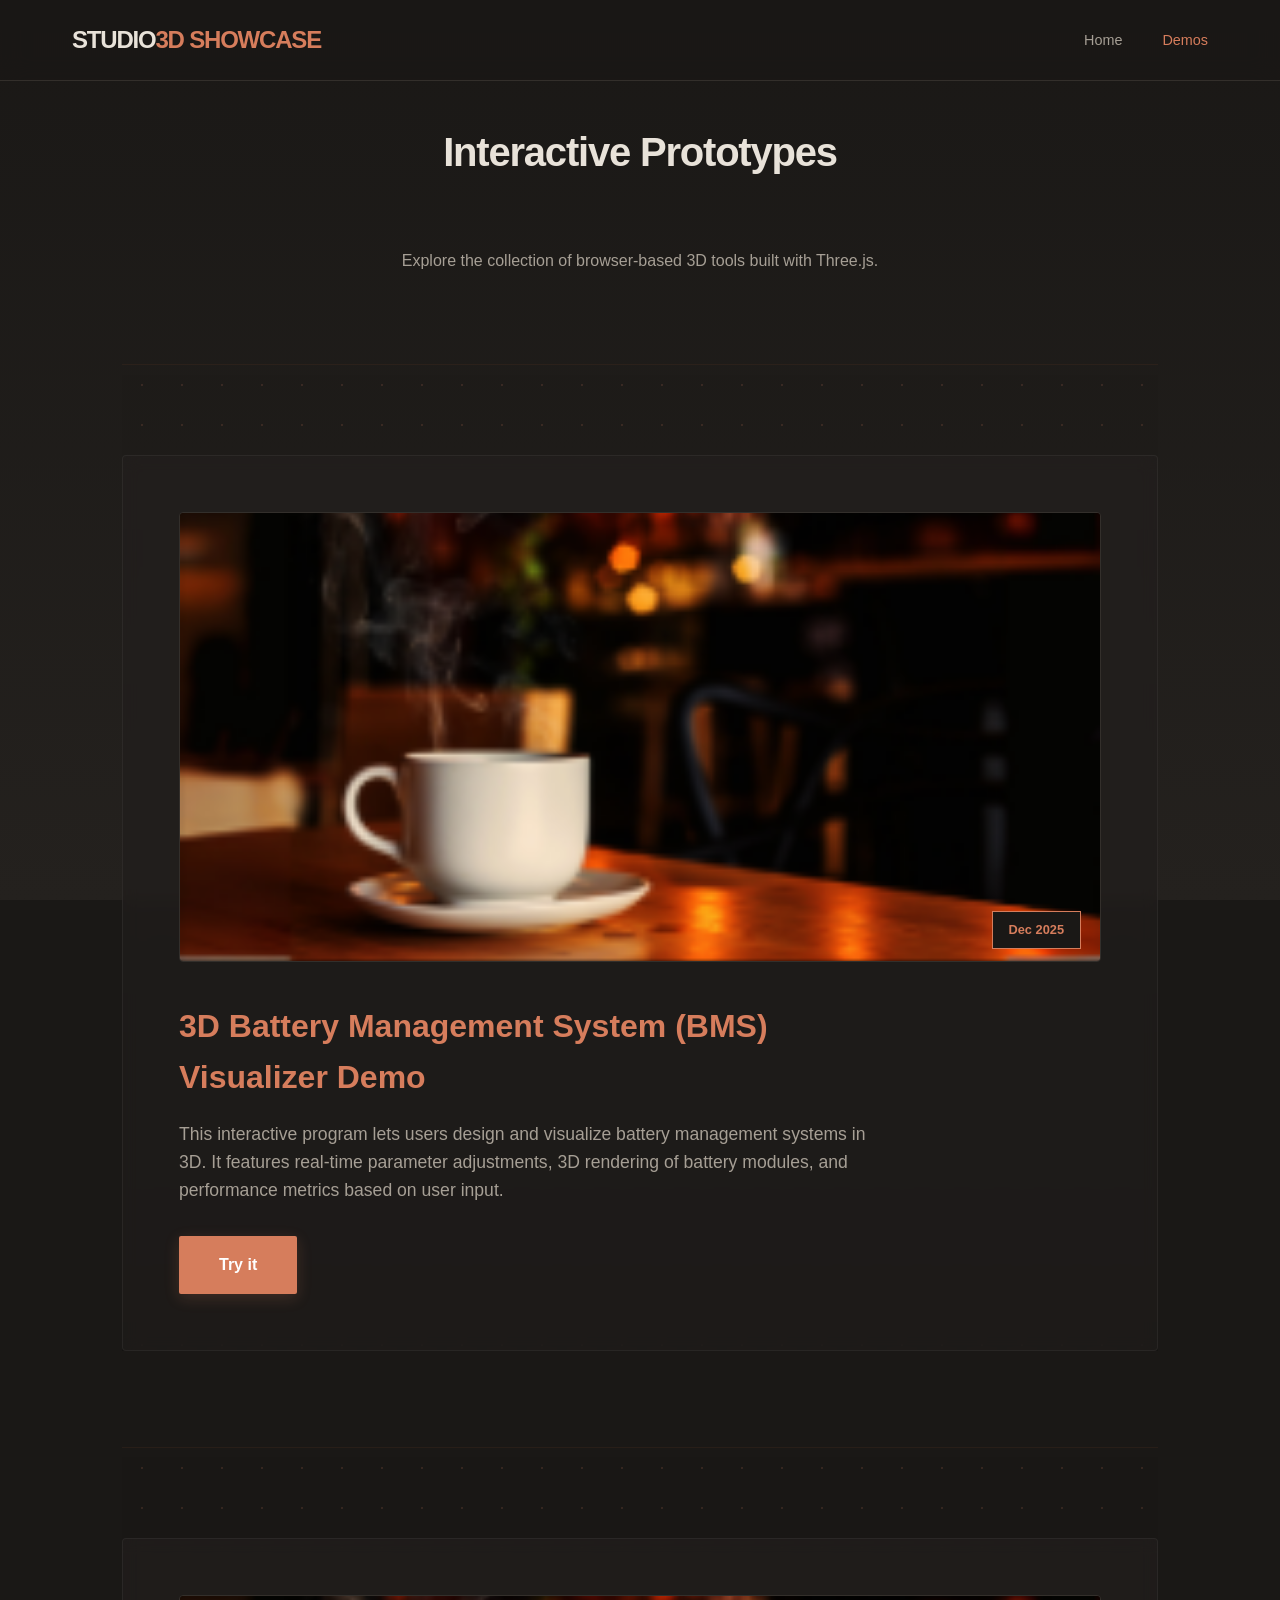
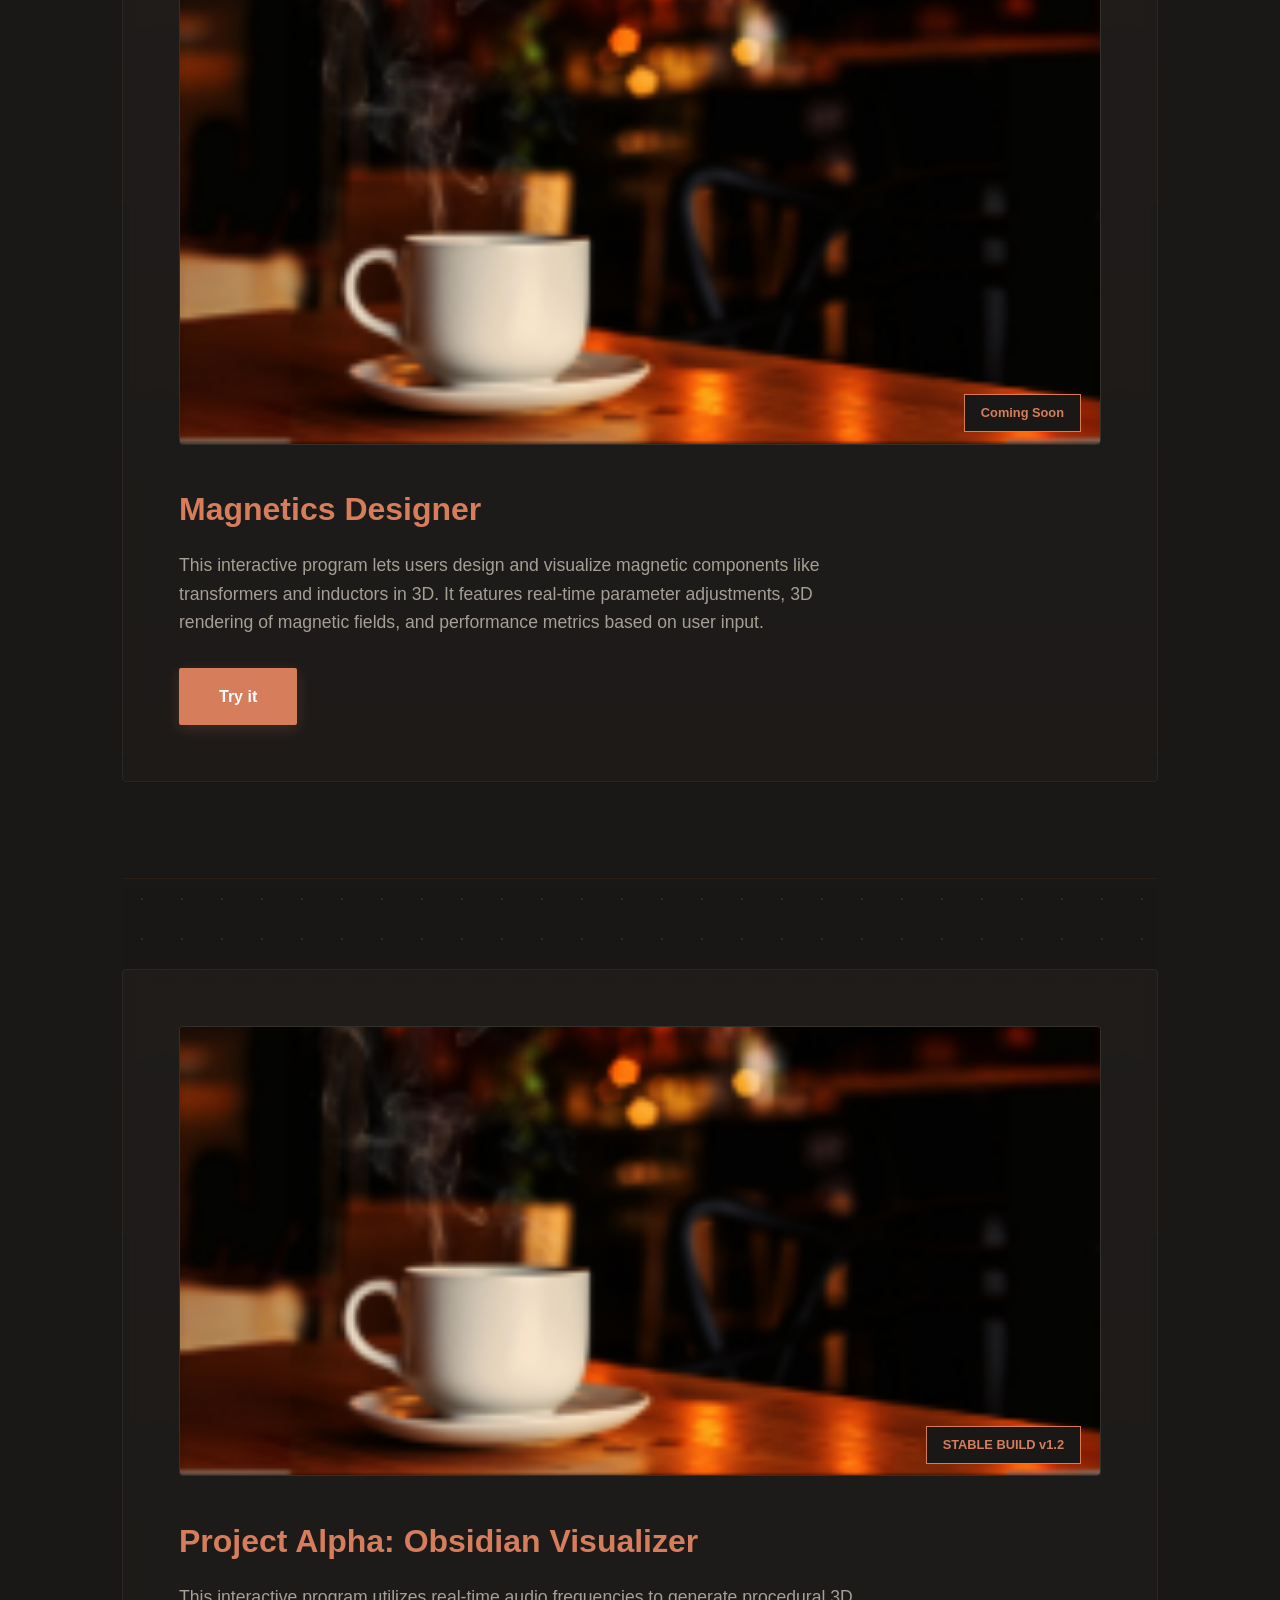
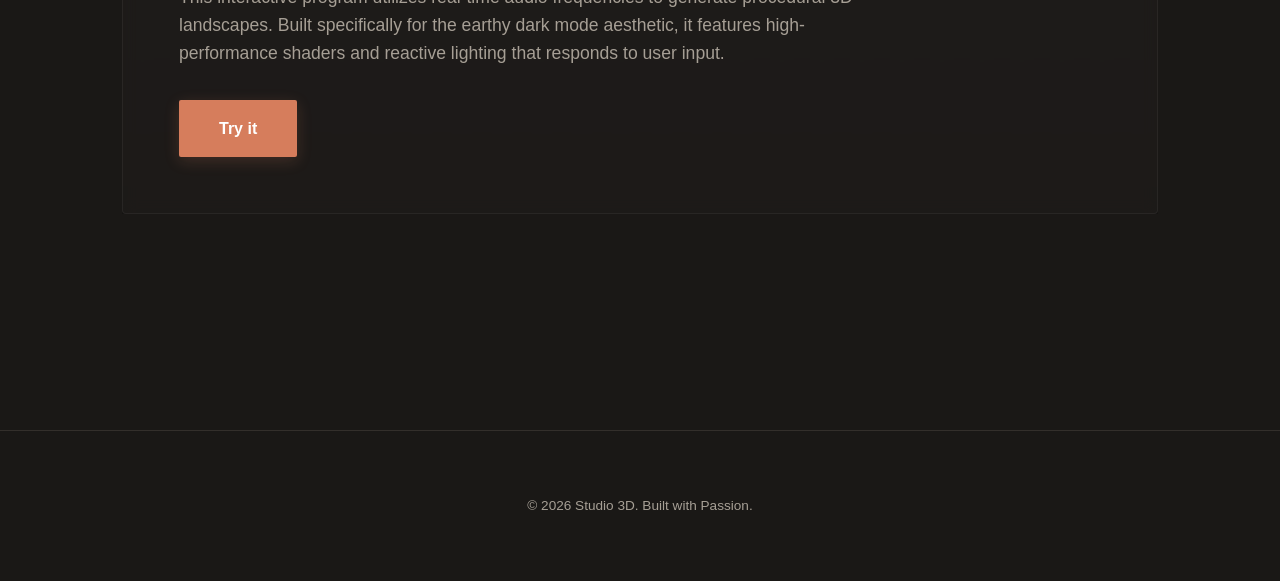
<file: applications.html>
<!DOCTYPE html>
<html lang="en">
<head>
    <meta charset="UTF-8">
    <meta name="viewport" content="width=device-width, initial-scale=1.0">
    <title>Applications | Kreutz Studio</title>
    <link rel="stylesheet" href="style.css">
</head>
<body>

    <nav class="navbar">
        <div class="nav-container">
            <a href="index.html" class="logo">STUDIO<span>3D SHOWCASE</span></a>
            <ul class="nav-links">
                <li><a href="index.html">Home</a></li>
                <li><a href="applications.html" style="color: var(--accent);">Demos</a></li>
            </ul>
        </div>
    </nav>

    <main class="section">
        <div class="container">
            <header style="margin-bottom: 4rem; text-align: center;">
                <h1 class="section-title">Interactive Prototypes</h1>
                <p style="color: var(--text-muted); max-width: 600px; margin: 0 auto;">
                    Explore the collection of browser-based 3D tools built with Three.js.
                </p>
            </header>

            <div class="project-list">
                
                <!-- Project Item 1 -->
                <article class="project-item" style="display: flex; flex-direction: column; gap: 2rem; margin-bottom: 6rem;">
                    <div class="project-image" style="position: relative;">
                        <!-- Placeholder for your project screenshot -->
                        <img src="./assets/images/default_user.png" 
                             alt="3D Battery Management System (BMS) Visualizer Demo" 
                             style="width: 100%; height: 450px; object-fit: cover; border-radius: 4px; border: 1px solid var(--border );">
                        <div style="position: absolute; bottom: 20px; right: 20px; background: var(--bg-deep); padding: 0.5rem 1rem; border: 1px solid var(--accent); color: var(--accent); font-size: 0.8rem; font-weight: 600;">
                            Dec 2025
                        </div>
                    </div>

                    <div class="project-details" style="max-width: 700px;">
                        <h2 style="font-size: 2rem; color: var(--accent); margin-bottom: 1rem;">3D Battery Management System (BMS) Visualizer Demo</h2>
                        <p style="color: var(--text-muted); font-size: 1.1rem; margin-bottom: 2rem;">
                            This interactive program lets users design and visualize battery management systems in 3D. 
                            It features real-time parameter adjustments, 3D rendering of battery modules, and performance metrics based on user input.
                        </p>
                        <a href="battery-mgt-system-demo.html" class="btn">Try it</a>
                    </div>
                </article>

            </div>

            <div class="project-list">
                
                <!-- Project Item 2 -->
                <article class="project-item" style="display: flex; flex-direction: column; gap: 2rem; margin-bottom: 6rem;">
                    <div class="project-image" style="position: relative;">
                        <!-- Placeholder for your project screenshot -->
                        <img src="./assets/images/default_user.png" 
                             alt="Magnetics Designer" 
                             style="width: 100%; height: 450px; object-fit: cover; border-radius: 4px; border: 1px solid var(--border );">
                        <div style="position: absolute; bottom: 20px; right: 20px; background: var(--bg-deep); padding: 0.5rem 1rem; border: 1px solid var(--accent); color: var(--accent); font-size: 0.8rem; font-weight: 600;">
                            Coming Soon
                        </div>
                    </div>

                    <div class="project-details" style="max-width: 700px;">
                        <h2 style="font-size: 2rem; color: var(--accent); margin-bottom: 1rem;">Magnetics Designer</h2>
                        <p style="color: var(--text-muted); font-size: 1.1rem; margin-bottom: 2rem;">
                            This interactive program lets users design and visualize magnetic components like transformers and inductors in 3D. 
                            It features real-time parameter adjustments, 3D rendering of magnetic fields, and performance metrics based on user input.
                        </p>
                        <a href="demo_holder.html" class="btn">Try it</a>
                    </div>
                </article>

            </div>

            <div class="project-list">
                
                <!-- Project Item 3 -->
                <article class="project-item" style="display: flex; flex-direction: column; gap: 2rem; margin-bottom: 6rem;">
                    <div class="project-image" style="position: relative;">
                        <!-- Placeholder for your project screenshot -->
                        <img src="./assets/images/default_user.png" 
                             alt="3D Visualizer Demo" 
                             style="width: 100%; height: 450px; object-fit: cover; border-radius: 4px; border: 1px solid var(--border );">
                        <div style="position: absolute; bottom: 20px; right: 20px; background: var(--bg-deep); padding: 0.5rem 1rem; border: 1px solid var(--accent); color: var(--accent); font-size: 0.8rem; font-weight: 600;">
                            STABLE BUILD v1.2
                        </div>
                    </div>

                    <div class="project-details" style="max-width: 700px;">
                        <h2 style="font-size: 2rem; color: var(--accent); margin-bottom: 1rem;">Project Alpha: Obsidian Visualizer</h2>
                        <p style="color: var(--text-muted); font-size: 1.1rem; margin-bottom: 2rem;">
                            This interactive program utilizes real-time audio frequencies to generate procedural 3D landscapes. 
                            Built specifically for the earthy dark mode aesthetic, it features high-performance shaders 
                            and reactive lighting that responds to user input.
                        </p>
                        <a href="#" class="btn">Try it</a>
                    </div>
                </article>

            </div>
        </div>
    </main>

    <footer>
        <p>&copy; 2026 Studio 3D. Built with Passion.</p>
    </footer>

</body>
</html>
</file>
<file: style.css>
/* Reset and Base Styles */
* {
    margin: 0;
    padding: 0;
    box-sizing: border-box;
}

:root {
    /* Earthy Dark Palette */
    --bg-deep: #1a1816;        /* Deep obsidian clay */
    --bg-surface: #24211e;     /* Muted earth brown */
    --text-main: #e8e2d9;      /* Warm sand / off-white */
    --text-muted: #a69f95;     /* Muted stone grey */
    --accent: #d67d5c;         /* Soft terracotta */
    --accent-glow: rgba(214, 125, 92, 0.2);
    --border: #332f2b;         /* Dark soil border */
    
    --font-main: 'Inter', -apple-system, BlinkMacSystemFont, "Segoe UI", Roboto, sans-serif;
}

body {
    font-family: var(--font-main);
    line-height: 1.6;
    color: var(--text-main);
    background-color: var(--bg-deep);
    overflow-x: hidden;
    -webkit-font-smoothing: antialiased;
}

body::before {
    content: "";
    position: fixed;
    top: 0;
    left: 0;
    width: 100%;
    height: 100%;
    z-index: -2;
    
    /* The Gradient: We use a large scale and animate it based on scroll */
    background: linear-gradient(
        to bottom,
        #1a1816 0%,    /* Obsidian Clay */
        #24211e 100%   /* Muted Earth */
    );
}

.container {
    max-width: 1100px;
    margin: 0 auto;
    padding: 0 2rem;
}

/* Navigation - Using Flexbox */
.navbar {
    position: fixed;
    top: 0;
    width: 100%;
    background: rgba(26, 24, 22, 0.85); /* Blurred dark clay */
    backdrop-filter: blur(12px);
    z-index: 1000;
    border-bottom: 1px solid var(--border);
}

.nav-container {
    display: flex;
    justify-content: space-between;
    align-items: center;
    height: 80px;
    max-width: 1200px;
    margin: 0 auto;
    padding: 0 2rem;
}

.logo {
    font-weight: 700;
    font-size: 1.5rem;
    text-decoration: none;
    color: var(--text-main);
    letter-spacing: -0.05em;
}

.logo span {
    color: var(--accent);
}

.nav-links {
    display: flex;
    list-style: none;
}

.nav-links li {
    margin-left: 2.5rem;
}

.nav-links a {
    text-decoration: none;
    color: var(--text-muted);
    font-size: 0.9rem;
    font-weight: 400;
    transition: all 0.3s ease;
}

.nav-links a:hover {
    color: var(--accent);
}

/* Hero Section */
.hero {
    position: relative;
    height: 100vh;
    display: flex;
    align-items: center;
    justify-content: center;
    text-align: center;
    background: radial-gradient(circle at center, #24211e 0%, #1a1816 100%);
}

#canvas-container {
    position: absolute;
    top: 0;
    left: 0;
    width: 100%;
    height: 100%;
    z-index: 1;
    opacity: 0.7; /* Subtler integration for dark mode */
}

.hero-content {
    position: relative;
    z-index: 2;
    max-width: 800px;
}

.hero h1 {
    font-size: 4.5rem;
    font-weight: 700;
    margin-bottom: 1rem;
    letter-spacing: -0.04em;
    color: var(--text-main);
}

.hero p {
    font-size: 1.25rem;
    margin-bottom: 2.5rem;
    font-weight: 300;
    color: var(--text-muted);
}

.btn {
    display: inline-block;
    padding: 1rem 2.5rem;
    background: var(--accent);
    color: white;
    text-decoration: none;
    font-weight: 600;
    border-radius: 2px; /* Sharper, more modern edges */
    transition: all 0.3s ease;
    box-shadow: 0 4px 15px var(--accent-glow);
}

.btn:hover {
    transform: translateY(-2px);
    background: #e08e6f;
    box-shadow: 0 6px 20px var(--accent-glow);
}

/* Section Styling */
.section {
    padding: 120px 0;
}

.section-title {
    font-size: 2.5rem;
    font-weight: 700;
    margin-bottom: 4rem;
    text-align: center;
    letter-spacing: -0.03em;
}

/* App Grid - Using CSS Grid */
.app-grid {
    display: grid;
    grid-template-columns: repeat(auto-fit, minmax(300px, 1fr));
    gap: 2.5rem;
}

.app-card {
    padding: 3.5rem 2.5rem;
    background: var(--bg-surface);
    border: 1px solid var(--border);
    border-radius: 4px;
    transition: all 0.4s cubic-bezier(0.165, 0.84, 0.44, 1);
}

.app-card:hover {
    border-color: var(--accent);
    transform: translateY(-5px);
    background: #2c2925;
}

.app-card h3 {
    margin-bottom: 1rem;
    font-weight: 600;
    color: var(--accent);
}

.app-card p {
    color: var(--text-muted);
}

/* Project Demo - Items */

.project-list {
    position: relative;
    /* We use a gradient background here that blends from transparent 
       to a textured pattern to show 'progression' */
    background-image: 
        /* The Dot Grid */
        radial-gradient(rgba(214, 125, 92, 0.15) 1px, transparent 1px),
        /* A subtle horizontal 'scanline' texture */
        linear-gradient(to bottom, transparent, rgba(0,0,0,0.2));
    background-size: 40px 40px, 100% 100%;
    
    /* This ensures the grid only appears as you get to the projects */
    margin-top: 10vh;
    padding-top: 10vh;
    border-top: 1px solid rgba(214, 125, 92, 0.1);
}

.project-item {
    /* Glassmorphism effect to let the grid peek through slightly */
    background: rgba(36, 33, 30, 0.6);
    backdrop-filter: blur(8px);
    -webkit-backdrop-filter: blur(8px);
    border: 1px solid rgba(255, 255, 255, 0.05);
    padding: 3.5rem;
    border-radius: 4px;
    transition: all 0.6s cubic-bezier(0.16, 1, 0.3, 1);
}

.project-item:hover {
    border-color: var(--accent);
    transform: translateY(-8px);
    background: rgba(36, 33, 30, 0.8);
}

/* === BMS DEMO STYLES === */

.demo-container {
    display: flex;
    flex-direction: column;
    align-items: center;
    width: 100%;
    height: 100vh;
}

.controls-panel {
    background-color: #2a2a2a;
    padding: 15px 25px;
    border-radius: 0 0 12px 12px;
    box-shadow: 0 4px 15px rgba(0,0,0,0.3);
    display: flex;
    gap: 30px;
    z-index: 10; /* Ensure controls are on top of the canvas */
}

.slider-group {
    display: flex;
    flex-direction: column;
    align-items: center;
}

.slider-group label {
    font-size: 0.9em;
    margin-bottom: 5px;
}

#scene-container {
    width: 100%;
    flex-grow: 1; /* Make the scene take up the rest of the vertical space */
}

#scene-container canvas {
    display: block; /* Fixes potential layout issues */
}


/* About Us - Flexbox for Layout */
.about-bg {
    background-color: var(--bg-surface);
}

.about-flex {
    display: flex;
    align-items: center;
    gap: 5rem;
}

.about-image {
    flex: 1;
    position: relative;
}

.about-image::after {
    content: '';
    position: absolute;
    top: 15px;
    left: 15px;
    right: -15px;
    bottom: -15px;
    border: 1px solid var(--accent);
    z-index: -1;
    opacity: 0.3;
}

.about-image img {
    width: 100%;
    display: block;
    border-radius: 2px;
    filter: sepia(20%) contrast(1.1); /* Slight earthy tint */
}

.about-text {
    flex: 1;
}

.about-text .section-title {
    text-align: left;
    margin-bottom: 2rem;
}

.about-text p {
    margin-bottom: 1.5rem;
    color: var(--text-muted);
}

footer {
    padding: 4rem;
    text-align: center;
    font-size: 0.85rem;
    color: var(--text-muted);
    background: var(--bg-deep);
    border-top: 1px solid var(--border);
}

/* Responsive */
@media (max-width: 900px) {
    .about-flex {
        flex-direction: column;
        gap: 3rem;
    }
    .hero h1 {
        font-size: 3rem;
    }
    .nav-links {
        display: none;
    }
}
</file>
